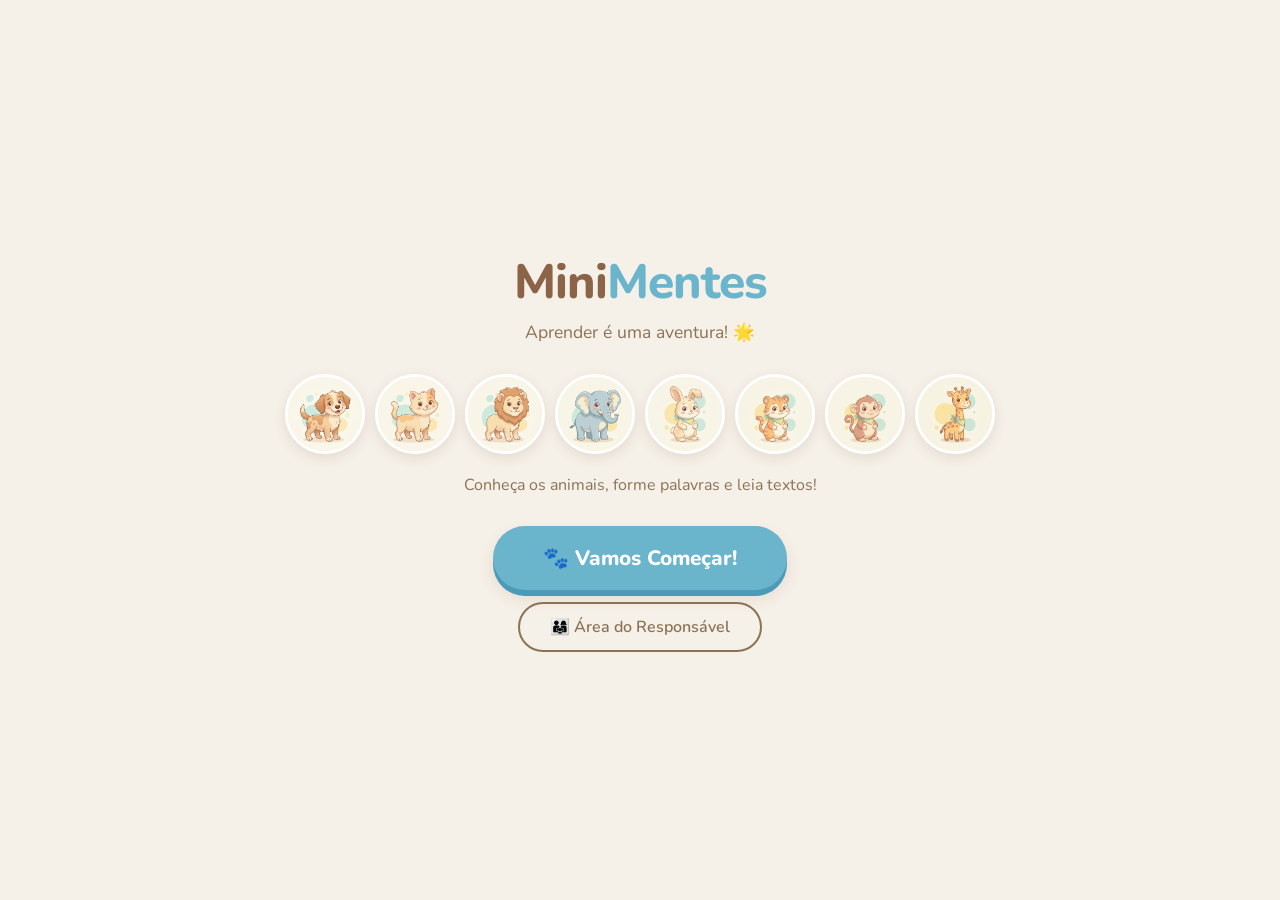
<file: index.html>
<!DOCTYPE html>
<html lang="pt-br">
<head>
    <meta charset="UTF-8">
    <meta name="viewport" content="width=device-width, initial-scale=1.0">
    <title>MiniMentes</title>
    <link rel="stylesheet" href="css/estilo.css">
</head>
<body>
    <div class="tela-inicial">
        <div class="logo">
            <h1>Mini<span>Mentes</span></h1>
            <p>Aprender é uma aventura! 🌟</p>
        </div>

        <div class="animais-decoracao">
            <img src="imagens/cachorro.jpg" alt="Cachorro">
            <img src="imagens/gato.jpg" alt="Gato">
            <img src="imagens/leao.jpg" alt="Leão">
            <img src="imagens/elefante.jpg" alt="Elefante">
            <img src="imagens/coelho.jpg" alt="Coelho">
            <img src="imagens/tigre.jpg" alt="Tigre">
            <img src="imagens/macaco.jpg" alt="Macaco">
            <img src="imagens/girafa.jpg" alt="Girafa">
        </div>

        <p style="color: var(--texto-claro); font-size: 1rem; margin-bottom: 10px;">
            Conheça os animais, forme palavras e leia textos!
        </p>

        <button class="btn-comecar" onclick="window.location.href='atividades.html'">
            🐾 Vamos Começar!
        </button>

        <button class="btn-responsavel" onclick="window.location.href='painel.html'">
            👨‍👩‍👧 Área do Responsável
        </button>
    </div>
</body>
</html>
</file>
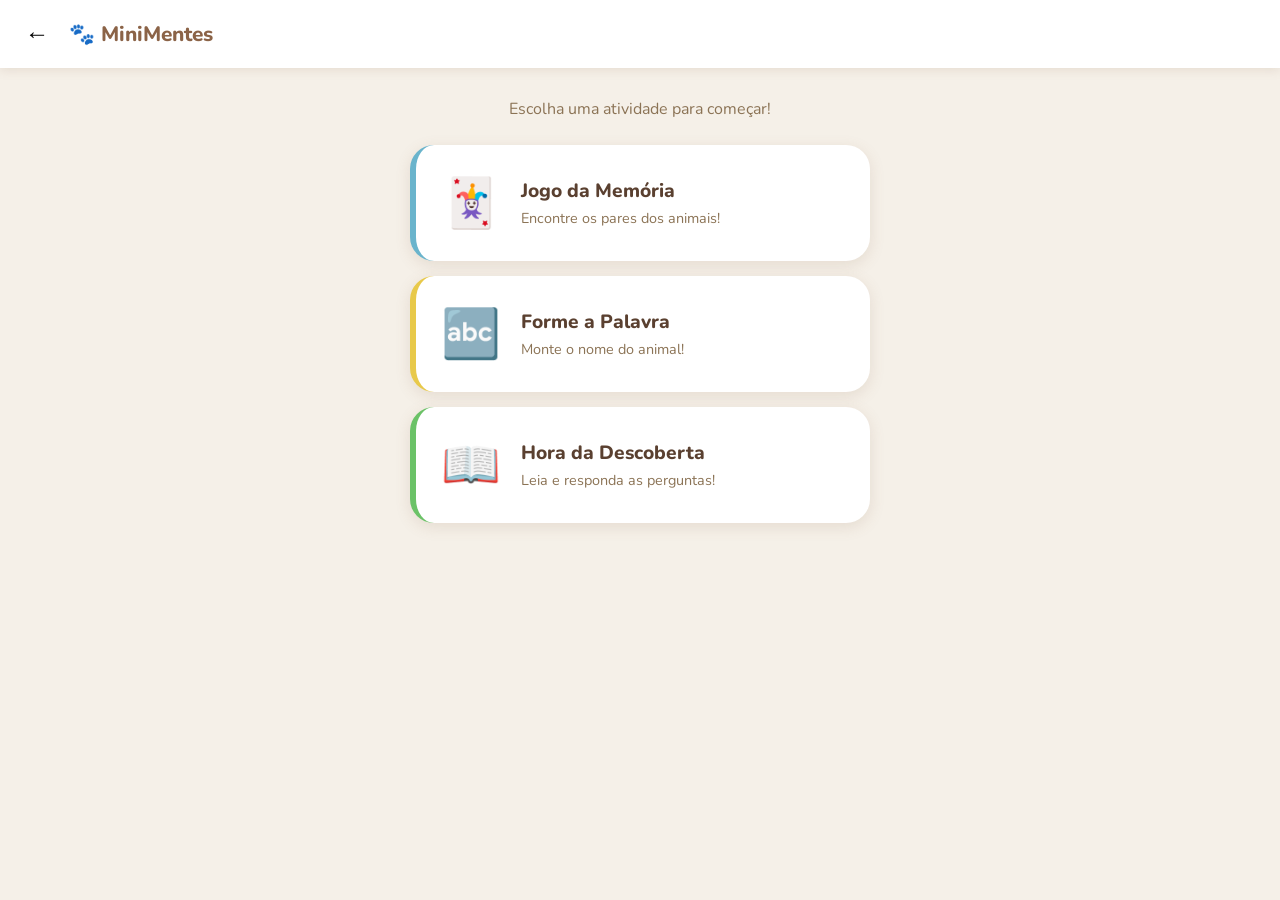
<file: atividade.html>
<!DOCTYPE html>
<html lang="pt-br">
<head>
    <meta charset="UTF-8">
    <meta name="viewport" content="width=device-width, initial-scale=1.0">
    <title>Atividades — MiniMentes</title>
    <link rel="stylesheet" href="css/estilo.css">
</head>
<body>
    <div class="cabecalho">
        <button class="btn-voltar" onclick="window.location.href='index.html'">←</button>
        <h2>🐾 MiniMentes</h2>
    </div>

    <div class="tela-atividades" style="padding-top: 30px;">
        <p style="text-align:center; color: var(--texto-claro); margin-bottom: 25px; font-size: 1rem;">
            Escolha uma atividade para começar!
        </p>

        <a class="card-atividade azul" href="memoria.html">
            <div class="icone">🃏</div>
            <div>
                <h3>Jogo da Memória</h3>
                <p>Encontre os pares dos animais!</p>
            </div>
            <div class="badge-concluido" id="badge-memoria"></div>
        </a>

        <a class="card-atividade amarelo" href="palavra.html">
            <div class="icone">🔤</div>
            <div>
                <h3>Forme a Palavra</h3>
                <p>Monte o nome do animal!</p>
            </div>
            <div class="badge-concluido" id="badge-palavra"></div>
        </a>

        <a class="card-atividade verde" href="leitura.html">
            <div class="icone">📖</div>
            <div>
                <h3>Hora da Descoberta</h3>
                <p>Leia e responda as perguntas!</p>
            </div>
            <div class="badge-concluido" id="badge-leitura"></div>
        </a>
    </div>

    <script>
        // Mostra badge de concluído se a atividade foi feita
        if (localStorage.getItem('memoria_concluido')) {
            document.getElementById('badge-memoria').textContent = '⭐';
        }
        if (localStorage.getItem('palavra_concluido')) {
            document.getElementById('badge-palavra').textContent = '⭐';
        }
        if (localStorage.getItem('leitura_concluido')) {
            document.getElementById('badge-leitura').textContent = '⭐';
        }
    </script>
</body>
</html>
</file>
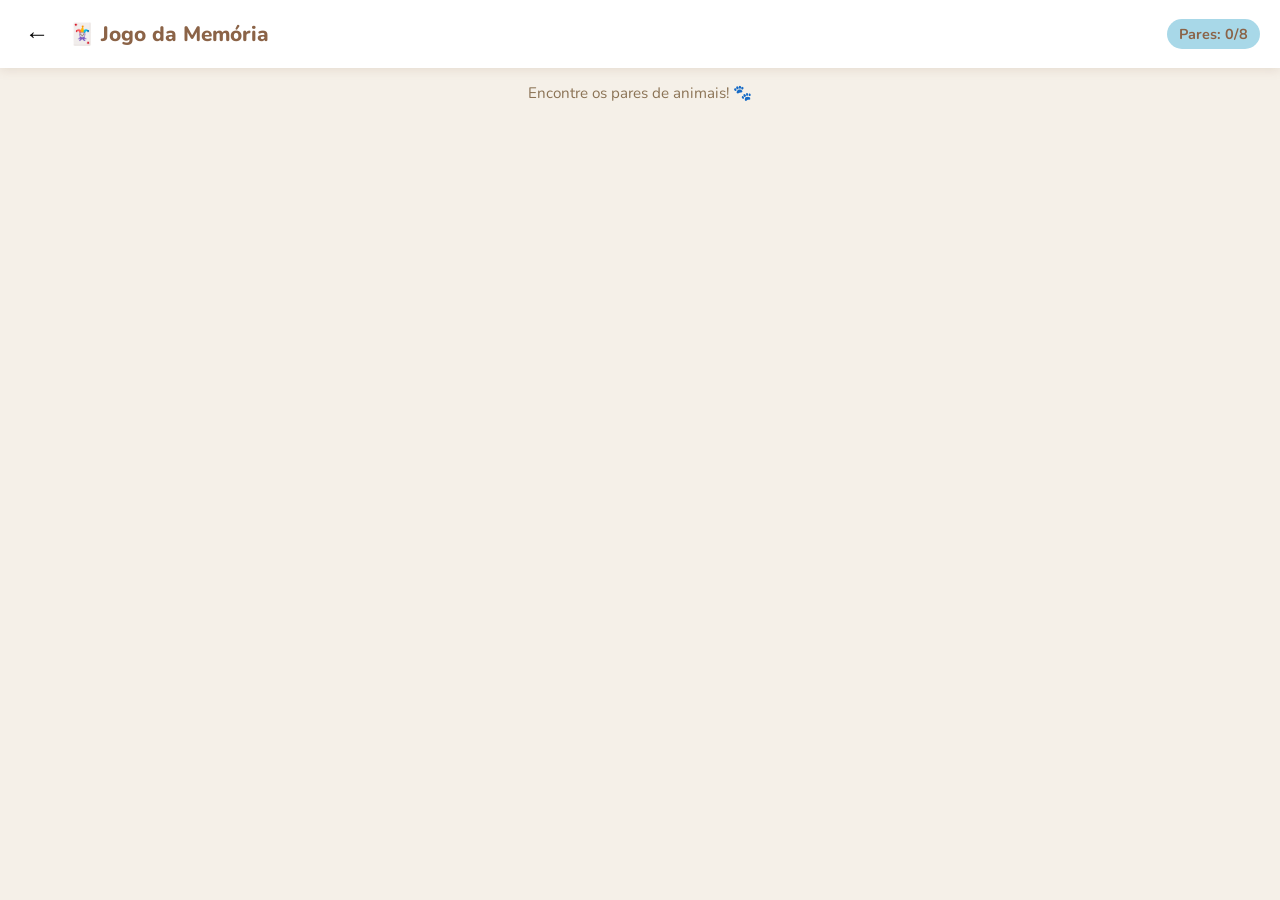
<file: memoria.html>
<!DOCTYPE html>
<html lang="pt-br">
<head>
    <meta charset="UTF-8">
    <meta name="viewport" content="width=device-width, initial-scale=1.0">
    <title>Jogo da Memória — MiniMentes</title>
    <link rel="stylesheet" href="css/estilo.css">
    <style>
        .grade-memoria {
            display: grid;
            grid-template-columns: repeat(3, 1fr);
            gap: 8px;
            padding: 15px;
            max-width: 500px;
            margin: 0 auto;
        }
        .carta {
            aspect-ratio: 1;
            min-height: 75px;
        }
        .carta-verso img {
            width: 80%;
            height: 80%;
            object-fit: contain;
        }
    </style>
</head>
<body>
    <div class="cabecalho">
        <button class="btn-voltar" onclick="window.location.href='atividades.html'">←</button>
        <h2>🃏 Jogo da Memória</h2>
        <div class="contador" id="contador">Pares: 0/8</div>
    </div>

    <div style="text-align:center; padding: 15px 20px 5px; color: var(--texto-claro); font-size: 0.95rem;">
        Encontre os pares de animais! 🐾
    </div>

    <div class="grade-memoria" id="grade"></div>

    <div class="feedback-overlay" id="overlay-conclusao" style="display:none;">
        <div class="feedback-card">
            <div class="emoji">🎉</div>
            <h2>Parabéns!</h2>
            <p>Você encontrou todos os pares!</p>
            <p style="font-size: 0.9rem; color: var(--texto-claro);">Tempo: <strong id="tempo-final"></strong></p>
            <button class="btn-principal" onclick="jogarNovamente()">Jogar Novamente</button>
            <button class="btn-secundario" onclick="proximaAtividade()">Próxima Atividade ➜</button>
        </div>
    </div>

    <script>
        const API = 'https://minimentes-backend-production.up.railway.app';
        let animais = [];
        let cartasSelecionadas = [];
        let paresEncontrados = 0;
        let bloqueado = false;
        let inicio = null;

        async function carregarAnimais() {
            try {
                const res = await fetch(`${API}/animais`);
                animais = await res.json();
                iniciarJogo();
            } catch (e) {
                console.error('Erro ao carregar animais:', e);
            }
        }

        function iniciarJogo() {
            paresEncontrados = 0;
            cartasSelecionadas = [];
            bloqueado = false;
            inicio = Date.now();

            const pares = [];
            animais.forEach(animal => {
                pares.push({ id: animal.id, imagem: animal.imagem, nome: animal.nome });
                pares.push({ id: animal.id, imagem: animal.imagem, nome: animal.nome });
            });

            pares.sort(() => Math.random() - 0.5);

            const grade = document.getElementById('grade');
            grade.innerHTML = '';
            pares.forEach((par, index) => {
                const carta = document.createElement('div');
                carta.className = 'carta';
                carta.dataset.id = par.id;
                carta.dataset.index = index;

                carta.innerHTML = `
                    <div class="carta-frente">🐾</div>
                    <div class="carta-verso">
                        <img src="${par.imagem}" alt="${par.nome}">
                        <span class="nome-animal" style="display:none;">${par.nome}</span>
                    </div>`;

                carta.addEventListener('click', () => virarCarta(carta));
                grade.appendChild(carta);
            });

            document.getElementById('contador').textContent = 'Pares: 0/8';
        }

        function virarCarta(carta) {
            if (bloqueado) return;
            if (carta.classList.contains('virada')) return;
            if (carta.classList.contains('acertada')) return;
            if (cartasSelecionadas.length >= 2) return;

            carta.classList.add('virada');
            cartasSelecionadas.push(carta);

            if (cartasSelecionadas.length === 2) {
                bloqueado = true;
                setTimeout(verificarPar, 900);
            }
        }

        function verificarPar() {
            const [c1, c2] = cartasSelecionadas;
            if (c1.dataset.id === c2.dataset.id) {
                c1.classList.add('acertada');
                c2.classList.add('acertada');
                c1.querySelector('.nome-animal').style.display = 'block';
                c2.querySelector('.nome-animal').style.display = 'block';

                paresEncontrados++;
                document.getElementById('contador').textContent = `Pares: ${paresEncontrados}/8`;

                if (paresEncontrados === 8) {
                    const tempo = Math.round((Date.now() - inicio) / 1000);
                    document.getElementById('tempo-final').textContent = `${tempo} segundos`;
                    setTimeout(() => {
                        document.getElementById('overlay-conclusao').style.display = 'flex';
                        salvarResultado(tempo);
                    }, 500);
                }
            } else {
                c1.classList.remove('virada');
                c2.classList.remove('virada');
            }

            cartasSelecionadas = [];
            bloqueado = false;
        }

        async function salvarResultado(tempo) {
            try {
                await fetch(`${API}/resultados`, {
                    method: 'POST',
                    headers: { 'Content-Type': 'application/json' },
                    body: JSON.stringify({
                        atividade: 'Jogo da Memória',
                        acertos: 8,
                        tempoSegundos: tempo
                    })
                });
                localStorage.setItem('memoria_concluido', 'true');
            } catch (e) {
                console.error('Erro ao salvar resultado:', e);
            }
        }

        function jogarNovamente() {
            document.getElementById('overlay-conclusao').style.display = 'none';
            iniciarJogo();
        }

        function proximaAtividade() {
            window.location.href = 'palavra.html';
        }

        carregarAnimais();
    </script>
</body>
</html>
</file>
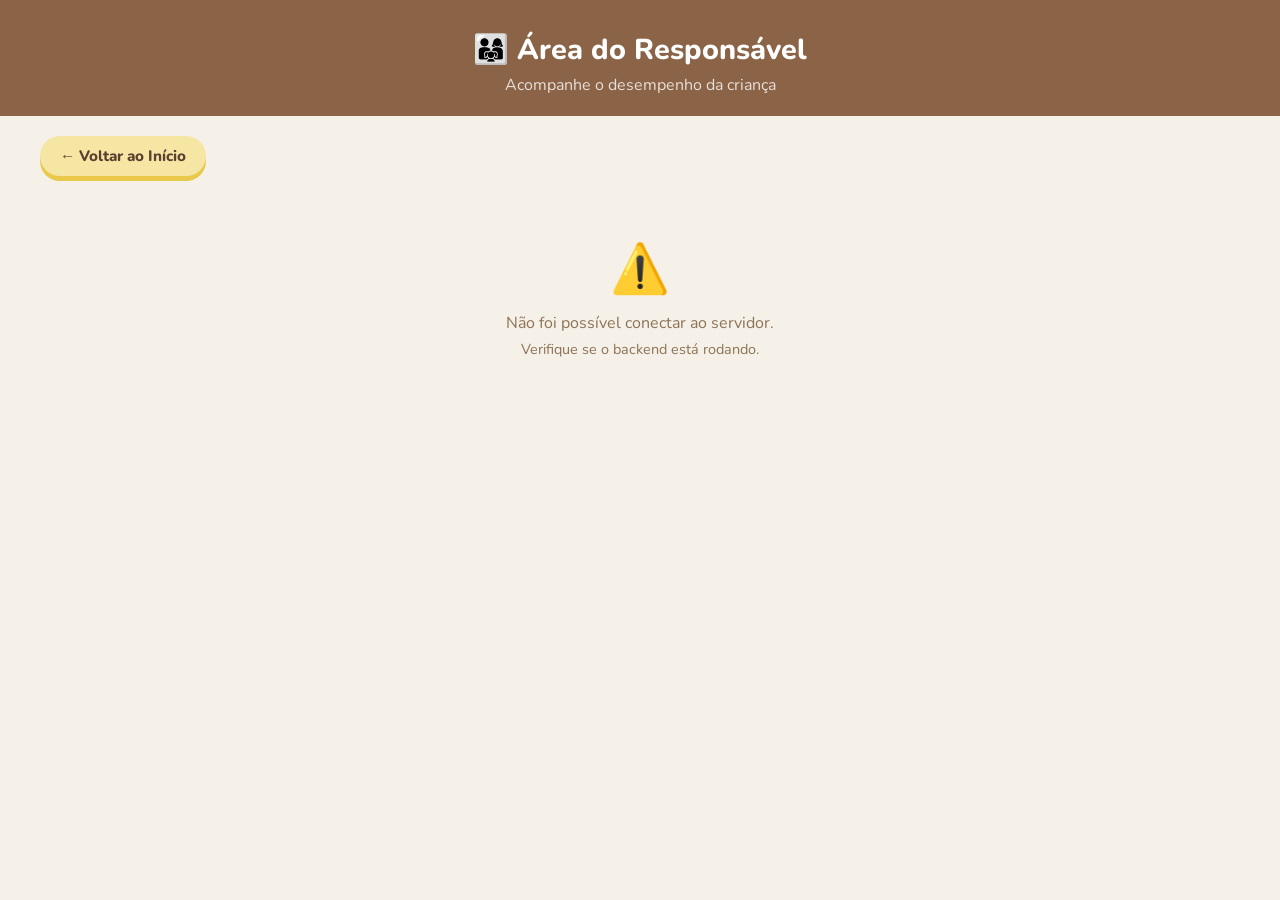
<file: painel.html>
<!DOCTYPE html>
<html lang="pt-br">
<head>
    <meta charset="UTF-8">
    <meta name="viewport" content="width=device-width, initial-scale=1.0">
    <title>Painel do Responsável — MiniMentes</title>
    <link rel="stylesheet" href="css/estilo.css">
</head>
<body>
    <div class="painel-header">
        <h1>👨‍👩‍👧 Área do Responsável</h1>
        <p>Acompanhe o desempenho da criança</p>
    </div>

    <div style="padding: 10px 20px;">
        <button class="btn-secundario" onclick="window.location.href='index.html'" style="width: auto; padding: 10px 20px; font-size: 0.95rem;">
            ← Voltar ao Início
        </button>
    </div>

    <div id="area-resultados">
        <div class="sem-dados" id="sem-dados" style="display:none;">
            <div class="emoji">📊</div>
            <p>Nenhuma atividade realizada ainda.</p>
            <p style="font-size: 0.9rem; margin-top: 5px;">Os resultados aparecerão aqui depois que a criança jogar!</p>
        </div>
    </div>

    <script>
        const API = 'https://minimentes-backend-production.up.railway.app';

        async function carregarResultados() {
            try {
                const res = await fetch(`${API}/resultados`);
                const resultados = await res.json();

                const area = document.getElementById('area-resultados');

                if (resultados.length === 0) {
                    document.getElementById('sem-dados').style.display = 'block';
                    return;
                }

                // Agrupa por atividade
                const atividades = {};
                resultados.forEach(r => {
                    if (!atividades[r.atividade]) {
                        atividades[r.atividade] = [];
                    }
                    atividades[r.atividade].push(r);
                });

                // Ícones por atividade
                const icones = {
                    'Jogo da Memória': '🃏',
                    'Forme a Palavra': '🔤',
                    'Hora da Descoberta': '📖'
                };

                // Cria card para cada atividade
                Object.entries(atividades).forEach(([nome, dados]) => {
                    const ultimo = dados[dados.length - 1];
                    const melhorTempo = Math.min(...dados.map(d => d.tempoSegundos));
                    const totalSessoes = dados.length;

                    const card = document.createElement('div');
                    card.className = 'card-resultado';
                    card.innerHTML = `
                        <h3>${icones[nome] || '🎮'} ${nome}</h3>
                        <div class="stat">
                            <span class="stat-label">Última sessão — Acertos</span>
                            <span class="stat-valor">${ultimo.acertos}</span>
                        </div>
                        <div class="stat">
                            <span class="stat-label">Último tempo</span>
                            <span class="stat-valor">${formatarTempo(ultimo.tempoSegundos)}</span>
                        </div>
                        <div class="stat">
                            <span class="stat-label">Melhor tempo</span>
                            <span class="stat-valor">${formatarTempo(melhorTempo)}</span>
                        </div>
                        <div class="stat">
                            <span class="stat-label">Vezes jogado</span>
                            <span class="stat-valor">${totalSessoes}x</span>
                        </div>
                        <div class="stat">
                            <span class="stat-label">Última vez</span>
                            <span class="stat-valor">${formatarData(ultimo.dataHora)}</span>
                        </div>
                    `;
                    area.appendChild(card);
                });

            } catch (e) {
                console.error('Erro ao carregar resultados:', e);
                document.getElementById('sem-dados').style.display = 'block';
                document.getElementById('sem-dados').innerHTML = `
                    <div class="emoji">⚠️</div>
                    <p>Não foi possível conectar ao servidor.</p>
                    <p style="font-size: 0.9rem; margin-top: 5px;">Verifique se o backend está rodando.</p>
                `;
            }
        }

        function formatarTempo(segundos) {
            if (segundos < 60) return `${segundos}s`;
            const min = Math.floor(segundos / 60);
            const sec = segundos % 60;
            return `${min}min ${sec}s`;
        }

        function formatarData(dataHora) {
            if (!dataHora) return '-';
            const data = new Date(dataHora);
            return data.toLocaleDateString('pt-BR', {
                day: '2-digit',
                month: '2-digit',
                hour: '2-digit',
                minute: '2-digit'
            });
        }

        carregarResultados();
    </script>
</body>
</html>
</file>
<file: css/estilo.css>
/* ================================
   MINIMENTES — Estilos Principais
   ================================ */

@import url('https://fonts.googleapis.com/css2?family=Nunito:wght@400;600;700;800&display=swap');

/* Variáveis de cor */
:root {
  --creme: #f5f0e8;
  --azul: #a8d8e8;
  --azul-escuro: #6ab4cc;
  --amarelo: #f5e6a3;
  --amarelo-escuro: #e8c94a;
  --marrom: #8b6347;
  --verde: #b8e0b0;
  --verde-escuro: #6bc267;
  --rosa: #f5c5c5;
  --branco: #ffffff;
  --texto: #5a4030;
  --texto-claro: #8b7355;
  --sombra: rgba(139, 99, 71, 0.15);
}

/* Reset básico */
* {
  margin: 0;
  padding: 0;
  box-sizing: border-box;
}

body {
  font-family: 'Nunito', sans-serif;
  background-color: var(--creme);
  color: var(--texto);
  min-height: 100vh;
}

/* ================================
   TELA INICIAL
   ================================ */

.tela-inicial {
  display: flex;
  flex-direction: column;
  align-items: center;
  justify-content: center;
  min-height: 100vh;
  padding: 20px;
  text-align: center;
}

.logo {
  margin-bottom: 10px;
}

.logo h1 {
  font-size: 3rem;
  font-weight: 800;
  color: var(--marrom);
  letter-spacing: -1px;
}

.logo h1 span {
  color: var(--azul-escuro);
}

.logo p {
  font-size: 1.1rem;
  color: var(--texto-claro);
  margin-top: 5px;
}

.animais-decoracao {
  display: flex;
  gap: 10px;
  margin: 20px 0;
  flex-wrap: wrap;
  justify-content: center;
}

.animais-decoracao img {
  width: 80px;
  height: 80px;
  object-fit: cover;
  border-radius: 50%;
  border: 3px solid var(--branco);
  box-shadow: 0 4px 12px var(--sombra);
}

.btn-comecar {
  background-color: var(--azul-escuro);
  color: var(--branco);
  border: none;
  border-radius: 50px;
  padding: 18px 50px;
  font-size: 1.3rem;
  font-weight: 800;
  font-family: 'Nunito', sans-serif;
  cursor: pointer;
  box-shadow: 0 6px 0 #4a9ab8, 0 8px 15px var(--sombra);
  transition: all 0.1s;
  margin-top: 20px;
}

.btn-comecar:active {
  transform: translateY(4px);
  box-shadow: 0 2px 0 #4a9ab8;
}

.btn-responsavel {
  background: none;
  border: 2px solid var(--texto-claro);
  border-radius: 50px;
  padding: 12px 30px;
  font-size: 1rem;
  font-weight: 600;
  font-family: 'Nunito', sans-serif;
  color: var(--texto-claro);
  cursor: pointer;
  margin-top: 12px;
  transition: all 0.2s;
}

.btn-responsavel:hover {
  background-color: var(--amarelo);
  border-color: var(--amarelo-escuro);
  color: var(--texto);
}

/* ================================
   CABEÇALHO DAS ATIVIDADES
   ================================ */

.cabecalho {
  background-color: var(--branco);
  padding: 15px 20px;
  display: flex;
  align-items: center;
  gap: 15px;
  box-shadow: 0 2px 10px var(--sombra);
  position: sticky;
  top: 0;
  z-index: 10;
}

.cabecalho h2 {
  font-size: 1.3rem;
  font-weight: 800;
  color: var(--marrom);
  flex: 1;
}

.btn-voltar {
  background: none;
  border: none;
  font-size: 1.5rem;
  cursor: pointer;
  padding: 5px;
}

.contador {
  background-color: var(--azul);
  color: var(--marrom);
  padding: 5px 12px;
  border-radius: 20px;
  font-weight: 700;
  font-size: 0.9rem;
}

/* ================================
   TELA DE ATIVIDADES
   ================================ */

.tela-atividades {
  padding: 20px;
  max-width: 500px;
  margin: 0 auto;
}

.card-atividade {
  background-color: var(--branco);
  border-radius: 24px;
  padding: 25px;
  margin-bottom: 15px;
  box-shadow: 0 4px 15px var(--sombra);
  display: flex;
  align-items: center;
  gap: 20px;
  cursor: pointer;
  transition: transform 0.2s;
  text-decoration: none;
  color: var(--texto);
}

.card-atividade:active {
  transform: scale(0.97);
}

.card-atividade .icone {
  font-size: 3rem;
  min-width: 60px;
  text-align: center;
}

.card-atividade h3 {
  font-size: 1.2rem;
  font-weight: 800;
  margin-bottom: 4px;
}

.card-atividade p {
  font-size: 0.9rem;
  color: var(--texto-claro);
}

.card-atividade.azul { border-left: 6px solid var(--azul-escuro); }
.card-atividade.amarelo { border-left: 6px solid var(--amarelo-escuro); }
.card-atividade.verde { border-left: 6px solid var(--verde-escuro); }

.badge-concluido {
  margin-left: auto;
  font-size: 1.5rem;
}

/* ================================
   JOGO DA MEMÓRIA
   ================================ */

.grade-memoria {
  display: grid;
  grid-template-columns: repeat(4, 1fr);
  gap: 8px;
  padding: 15px;
  max-width: 500px;
  margin: 0 auto;
}

.grade-memoria .carta {
  aspect-ratio: 1;
  min-height: 80px;
}

.carta {
  aspect-ratio: 1;
  border-radius: 16px;
  cursor: pointer;
  position: relative;
  transform-style: preserve-3d;
  transition: transform 0.4s;
}

.carta.virada {
  transform: rotateY(180deg);
}

.carta-frente,
.carta-verso {
  position: absolute;
  width: 100%;
  height: 100%;
  border-radius: 16px;
  backface-visibility: hidden;
  display: flex;
  align-items: center;
  justify-content: center;
}

.carta-frente {
  background-color: var(--azul);
  font-size: 2rem;
  box-shadow: 0 4px 10px var(--sombra);
}

.carta-verso {
  background-color: var(--branco);
  transform: rotateY(180deg);
  box-shadow: 0 4px 10px var(--sombra);
  flex-direction: column;
  gap: 5px;
  padding: 5px;
}

.carta-verso img {
  width: 70%;
  height: 70%;
  object-fit: contain;
}

.carta-verso span {
  font-size: 0.7rem;
  font-weight: 800;
  color: var(--marrom);
  text-align: center;
}

.carta.acertada .carta-frente,
.carta.acertada .carta-verso {
  background-color: var(--verde);
}

/* ================================
   FORME A PALAVRA
   ================================ */

.animal-destaque {
  text-align: center;
  padding: 20px;
}

.animal-destaque img {
  width: 150px;
  height: 150px;
  object-fit: contain;
}

.animal-destaque h2 {
  font-size: 1.5rem;
  font-weight: 800;
  color: var(--marrom);
  margin-top: 10px;
}

.area-resposta {
  display: flex;
  flex-wrap: wrap;
  gap: 8px;
  justify-content: center;
  min-height: 60px;
  padding: 15px;
  margin: 0 20px;
  background-color: var(--branco);
  border-radius: 16px;
  box-shadow: inset 0 2px 8px var(--sombra);
}

.area-letras {
  display: flex;
  flex-wrap: wrap;
  gap: 8px;
  justify-content: center;
  padding: 15px 20px;
}

.letra-btn {
  width: 48px;
  height: 48px;
  border-radius: 12px;
  border: none;
  font-size: 1.3rem;
  font-weight: 800;
  font-family: 'Nunito', sans-serif;
  cursor: pointer;
  transition: all 0.1s;
  box-shadow: 0 4px 0 rgba(0,0,0,0.15);
}

.letra-btn.disponivel {
  background-color: var(--amarelo);
  color: var(--marrom);
}

.letra-btn.disponivel:active {
  transform: translateY(3px);
  box-shadow: 0 1px 0 rgba(0,0,0,0.15);
}

.letra-btn.selecionada {
  background-color: var(--azul);
  color: var(--marrom);
}

.letra-slot {
  width: 40px;
  height: 48px;
  border-radius: 10px;
  background-color: var(--amarelo);
  display: flex;
  align-items: center;
  justify-content: center;
  font-size: 1.3rem;
  font-weight: 800;
  color: var(--marrom);
  cursor: pointer;
  box-shadow: 0 3px 0 var(--amarelo-escuro);
}

/* ================================
   HORA DA DESCOBERTA
   ================================ */

.card-leitura {
  background-color: var(--branco);
  border-radius: 24px;
  padding: 25px;
  margin: 20px;
  box-shadow: 0 4px 15px var(--sombra);
}

.card-leitura .animal-info {
  display: flex;
  align-items: center;
  gap: 15px;
  margin-bottom: 15px;
}

.card-leitura .animal-info img {
  width: 80px;
  height: 80px;
  object-fit: contain;
}

.card-leitura .animal-info h2 {
  font-size: 1.5rem;
  font-weight: 800;
  color: var(--marrom);
}

.texto-leitura {
  font-size: 1.05rem;
  line-height: 1.7;
  color: var(--texto);
  background-color: var(--creme);
  border-radius: 16px;
  padding: 15px;
}

.orientacao {
  display: flex;
  align-items: center;
  gap: 10px;
  background-color: var(--amarelo);
  border-radius: 16px;
  padding: 12px 15px;
  margin: 0 20px 15px;
  font-size: 0.95rem;
  font-weight: 600;
  color: var(--texto);
}

.card-pergunta {
  background-color: var(--branco);
  border-radius: 24px;
  padding: 20px;
  margin: 0 20px 15px;
  box-shadow: 0 4px 15px var(--sombra);
}

.card-pergunta h3 {
  font-size: 1.1rem;
  font-weight: 700;
  color: var(--marrom);
  margin-bottom: 15px;
}

.opcao-btn {
  width: 100%;
  background-color: var(--creme);
  border: 2px solid var(--amarelo-escuro);
  border-radius: 14px;
  padding: 14px 18px;
  font-size: 1rem;
  font-weight: 600;
  font-family: 'Nunito', sans-serif;
  color: var(--texto);
  cursor: pointer;
  margin-bottom: 10px;
  text-align: left;
  transition: all 0.2s;
}

.opcao-btn:hover {
  background-color: var(--amarelo);
}

.opcao-btn.correta {
  background-color: var(--verde);
  border-color: var(--verde-escuro);
}

.opcao-btn.errada {
  background-color: var(--rosa);
  border-color: #e88;
}

/* ================================
   FEEDBACK
   ================================ */

.feedback {
  text-align: center;
  padding: 20px;
  border-radius: 24px;
  margin: 20px;
  font-size: 1.2rem;
  font-weight: 700;
}

.feedback.acerto {
  background-color: var(--verde);
  color: var(--texto);
}

.feedback.erro {
  background-color: var(--amarelo);
  color: var(--texto);
}

.feedback-overlay {
  position: fixed;
  top: 0; left: 0;
  width: 100%; height: 100%;
  background: rgba(0,0,0,0.5);
  display: flex;
  align-items: center;
  justify-content: center;
  z-index: 100;
}

.feedback-card {
  background: var(--branco);
  border-radius: 30px;
  padding: 40px 30px;
  text-align: center;
  max-width: 320px;
  width: 90%;
  box-shadow: 0 10px 40px rgba(0,0,0,0.2);
}

.feedback-card .emoji {
  font-size: 4rem;
  margin-bottom: 15px;
}

.feedback-card h2 {
  font-size: 1.6rem;
  font-weight: 800;
  color: var(--marrom);
  margin-bottom: 10px;
}

.feedback-card p {
  font-size: 1rem;
  color: var(--texto-claro);
  margin-bottom: 20px;
}

/* ================================
   BOTÕES GERAIS
   ================================ */

.btn-principal {
  background-color: var(--azul-escuro);
  color: var(--branco);
  border: none;
  border-radius: 50px;
  padding: 16px 40px;
  font-size: 1.1rem;
  font-weight: 800;
  font-family: 'Nunito', sans-serif;
  cursor: pointer;
  box-shadow: 0 5px 0 #4a9ab8;
  transition: all 0.1s;
  display: block;
  width: calc(100% - 40px);
  margin: 10px 20px;
}

.btn-principal:active {
  transform: translateY(4px);
  box-shadow: 0 1px 0 #4a9ab8;
}

.btn-secundario {
  background-color: var(--amarelo);
  color: var(--texto);
  border: none;
  border-radius: 50px;
  padding: 16px 40px;
  font-size: 1.1rem;
  font-weight: 800;
  font-family: 'Nunito', sans-serif;
  cursor: pointer;
  box-shadow: 0 5px 0 var(--amarelo-escuro);
  transition: all 0.1s;
  display: block;
  width: calc(100% - 40px);
  margin: 10px 20px;
}

.btn-secundario:active {
  transform: translateY(4px);
  box-shadow: 0 1px 0 var(--amarelo-escuro);
}

/* ================================
   PAINEL DO RESPONSÁVEL
   ================================ */

.painel-header {
  background-color: var(--marrom);
  color: var(--branco);
  padding: 30px 20px 20px;
  text-align: center;
}

.painel-header h1 {
  font-size: 1.8rem;
  font-weight: 800;
}

.painel-header p {
  opacity: 0.8;
  margin-top: 5px;
}

.card-resultado {
  background-color: var(--branco);
  border-radius: 20px;
  padding: 20px;
  margin: 15px 20px;
  box-shadow: 0 4px 15px var(--sombra);
}

.card-resultado h3 {
  font-size: 1.1rem;
  font-weight: 800;
  color: var(--marrom);
  margin-bottom: 15px;
  display: flex;
  align-items: center;
  gap: 10px;
}

.stat {
  display: flex;
  justify-content: space-between;
  align-items: center;
  padding: 10px 0;
  border-bottom: 1px solid var(--creme);
}

.stat:last-child {
  border-bottom: none;
}

.stat-label {
  font-size: 0.95rem;
  color: var(--texto-claro);
}

.stat-valor {
  font-size: 1rem;
  font-weight: 700;
  color: var(--texto);
}

.sem-dados {
  text-align: center;
  padding: 40px 20px;
  color: var(--texto-claro);
}

.sem-dados .emoji {
  font-size: 3rem;
  margin-bottom: 10px;
}

/* ================================
   TELA DE CONCLUSÃO
   ================================ */

.tela-conclusao {
  display: flex;
  flex-direction: column;
  align-items: center;
  justify-content: center;
  min-height: 100vh;
  padding: 30px 20px;
  text-align: center;
}

.tela-conclusao .emoji-grande {
  font-size: 5rem;
  margin-bottom: 20px;
}

.tela-conclusao h1 {
  font-size: 2rem;
  font-weight: 800;
  color: var(--marrom);
  margin-bottom: 10px;
}

.tela-conclusao p {
  font-size: 1.1rem;
  color: var(--texto-claro);
  margin-bottom: 30px;
  max-width: 300px;
}

.estrelas {
  font-size: 2.5rem;
  margin-bottom: 30px;
}

/* ================================
   RESPONSIVIDADE
   ================================ */

@media (max-width: 400px) {
  .logo h1 { font-size: 2.5rem; }
  .grade-memoria { grid-template-columns: repeat(4, 1fr); gap: 6px; }
  .letra-btn { width: 42px; height: 42px; font-size: 1.1rem; }
}

@media (min-width: 600px) {
  .tela-atividades,
  .card-leitura,
  .card-pergunta,
  .grade-memoria {
    max-width: 500px;
    margin-left: auto;
    margin-right: auto;
  }
}
</file>
